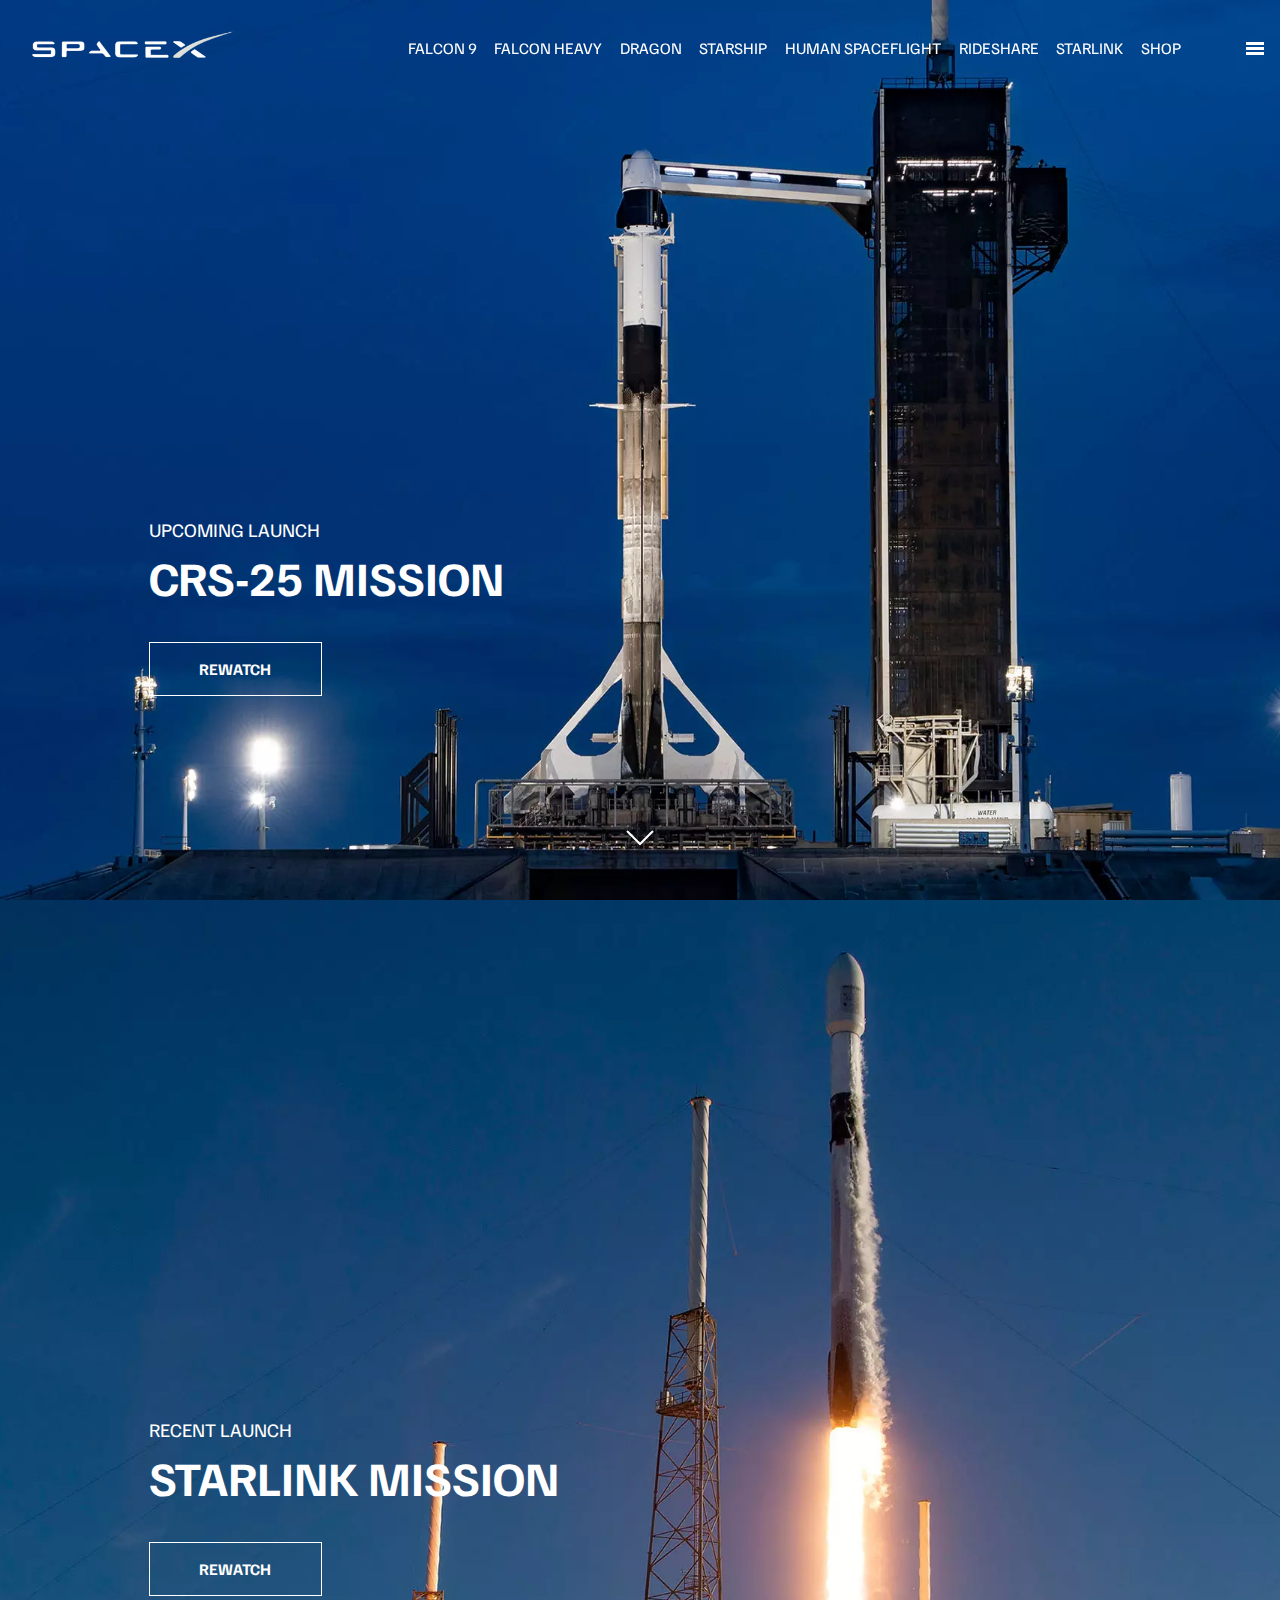
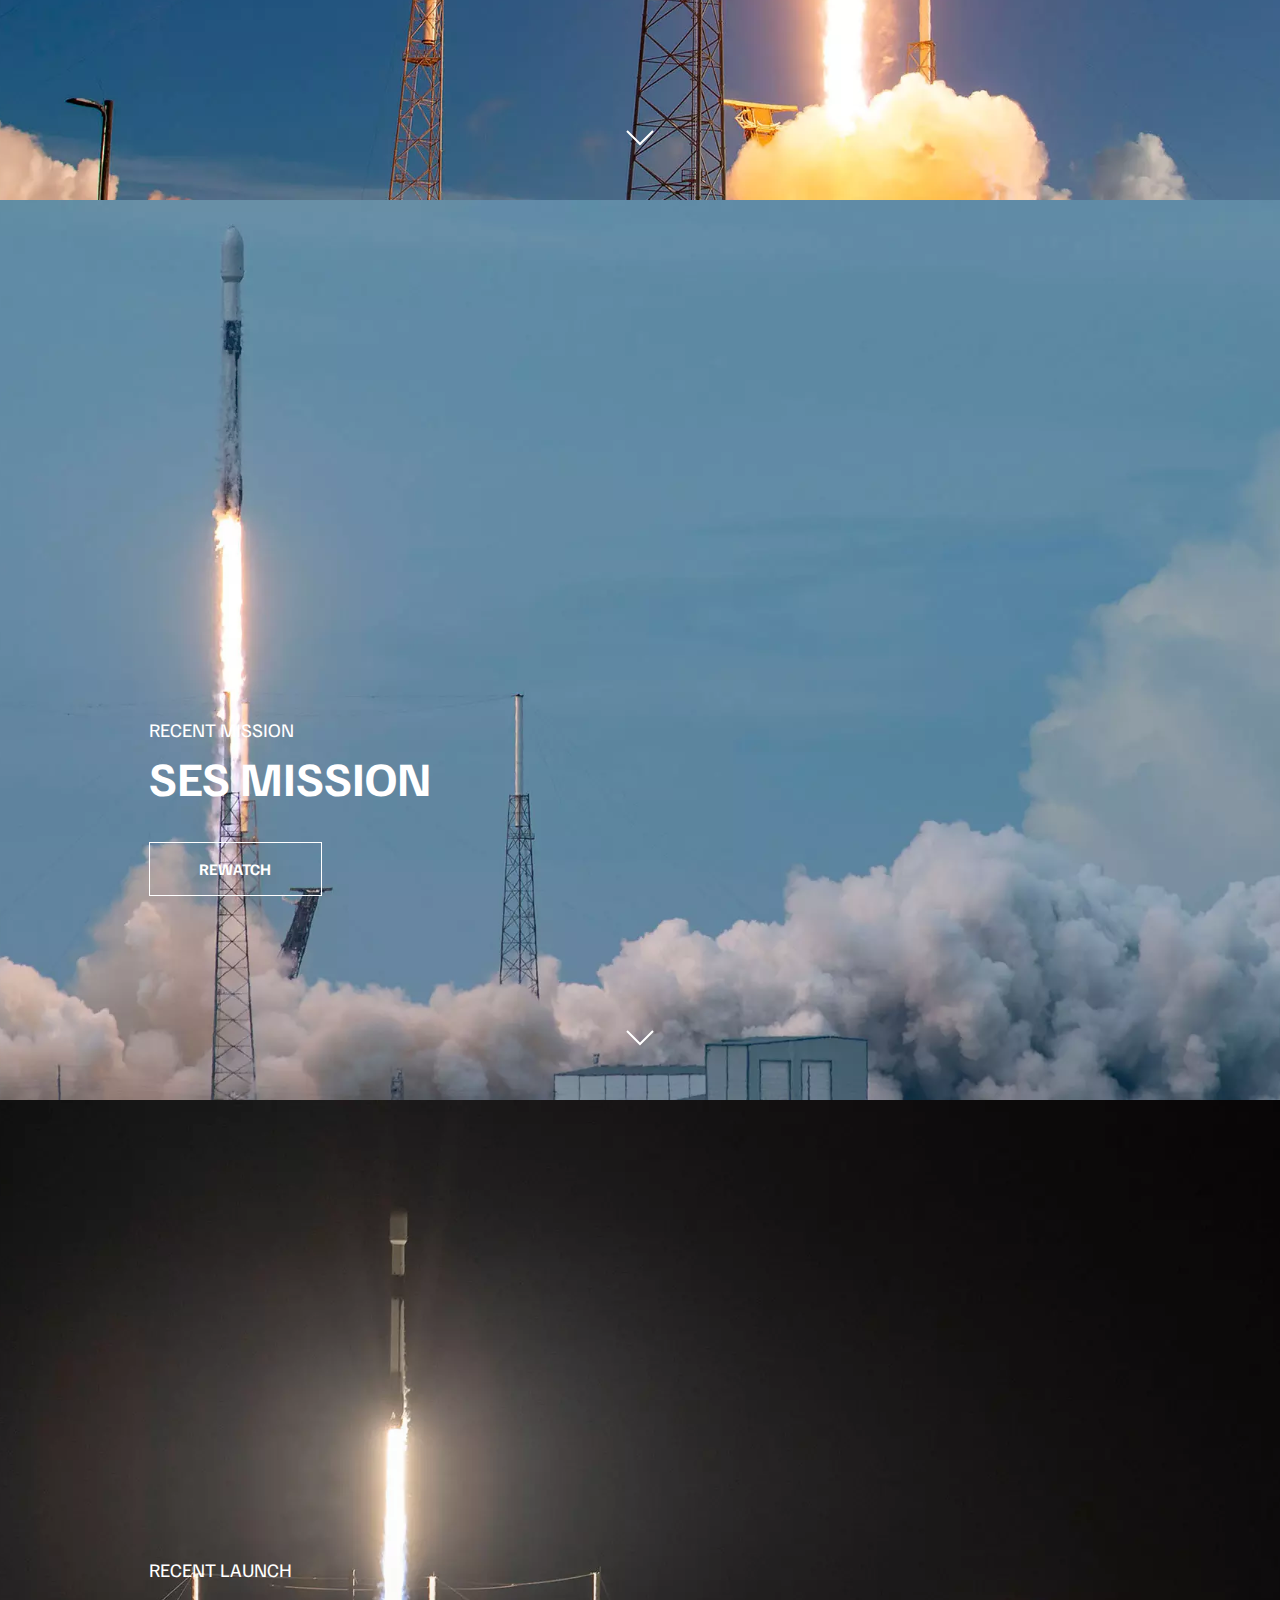
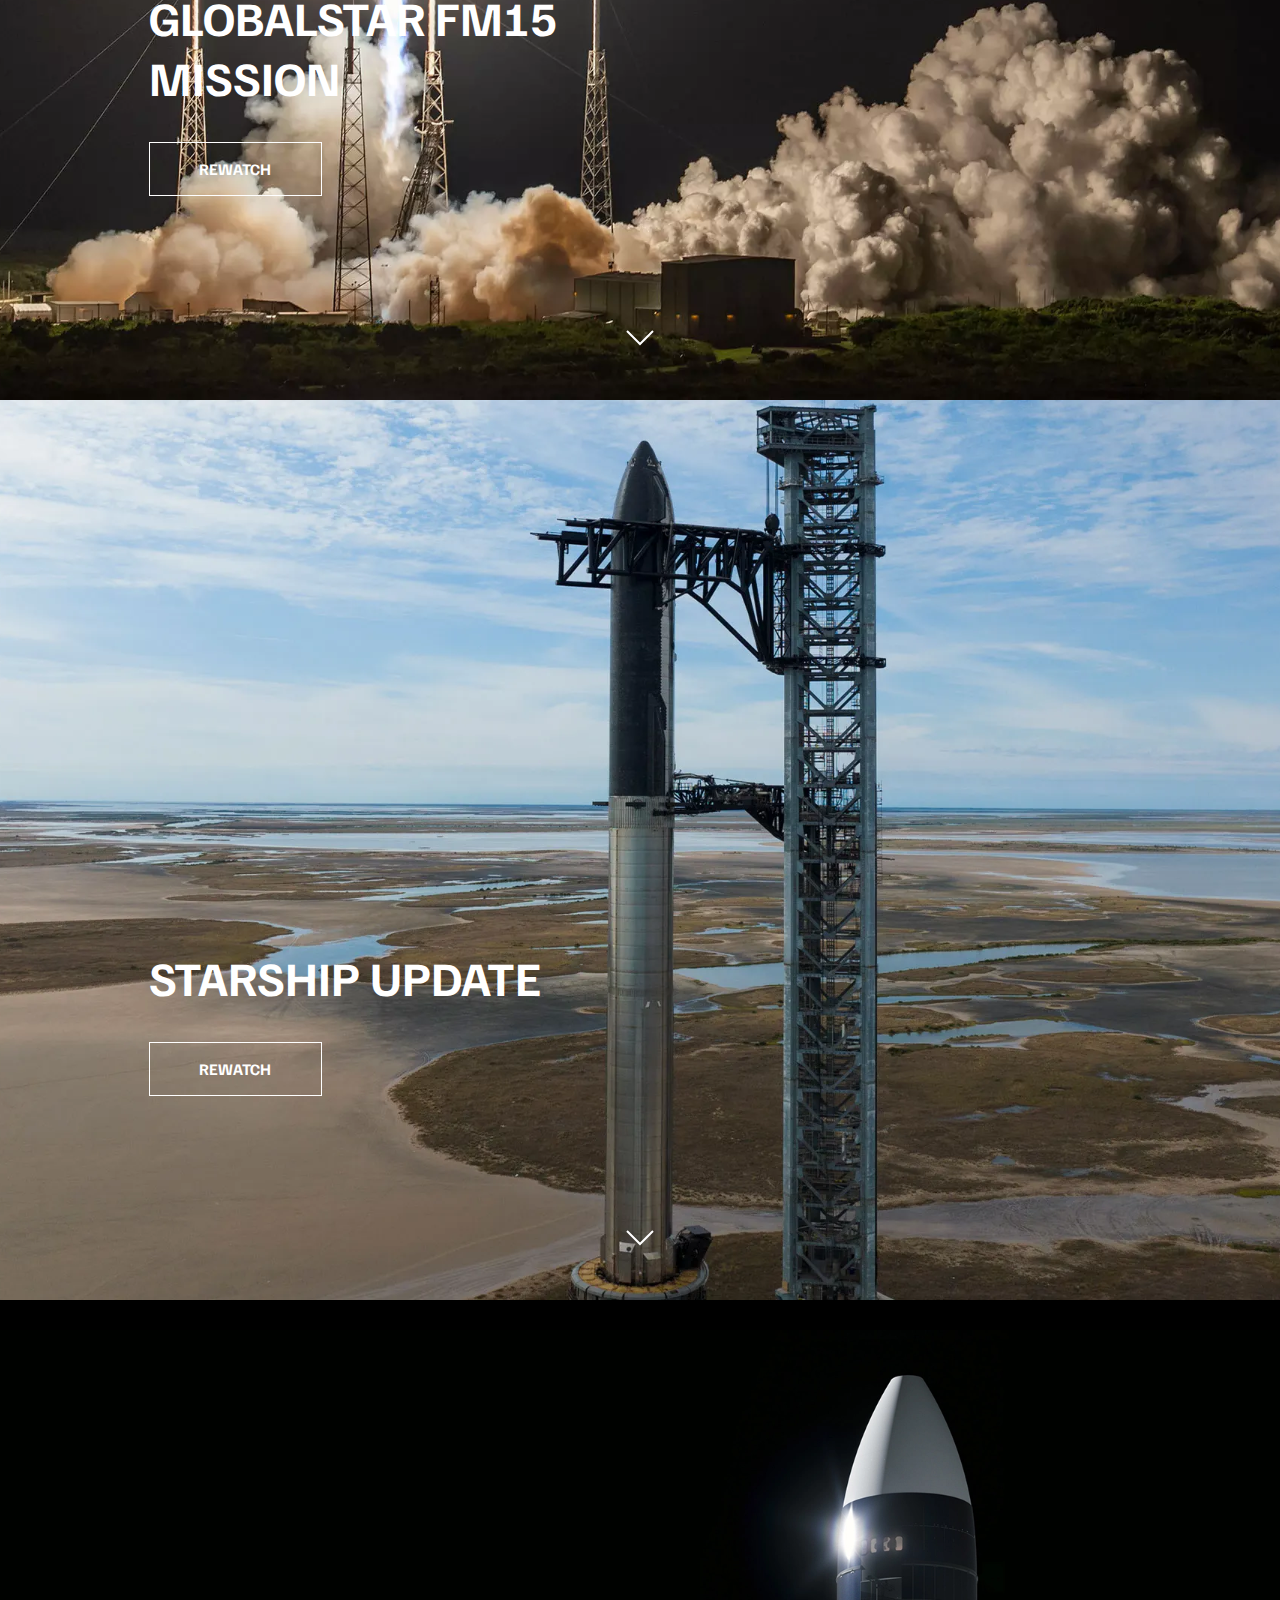
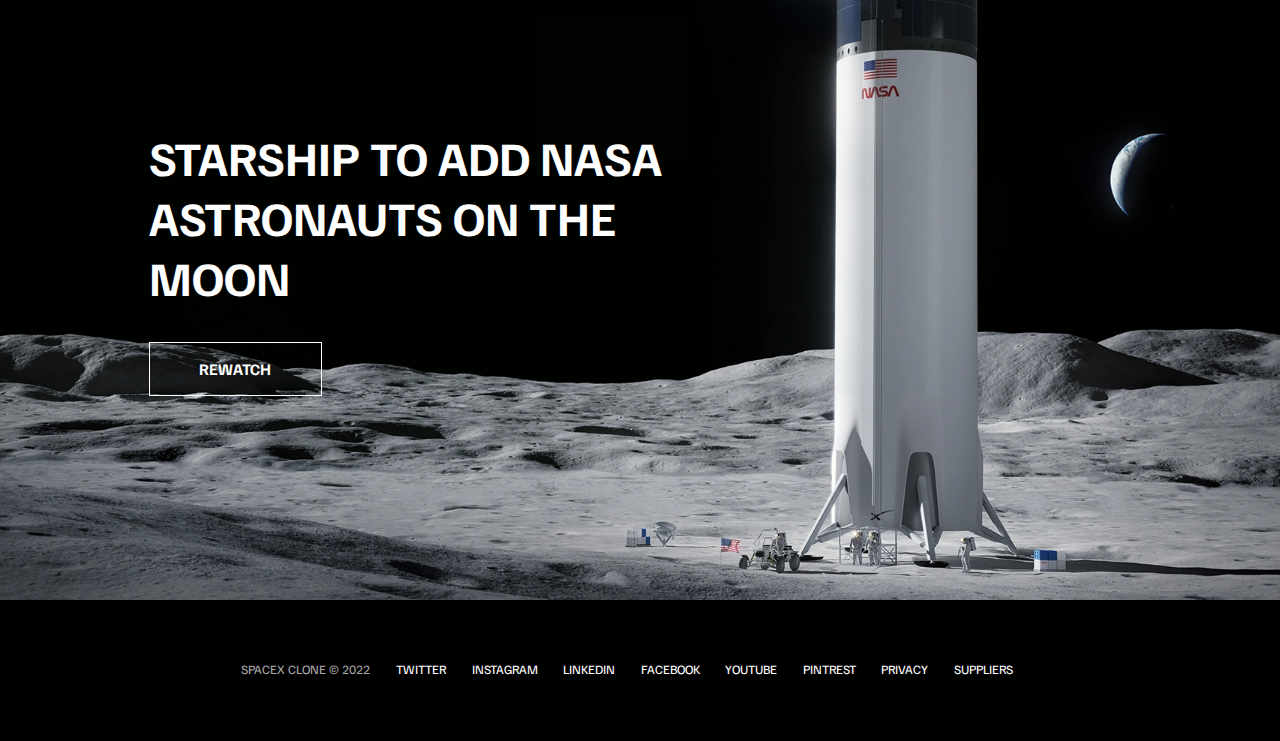
<file: index.html>
<!DOCTYPE html>
<html lang="en">
  <head>
    <meta charset="UTF-8" />
    <meta http-equiv="X-UA-Compatible" content="IE=edge" />
    <meta name="viewport" content="width=device-width, initial-scale=1.0" />
    <link rel="stylesheet" href="styles.css" />
    <title>Space X</title>
  </head>
  <body>
    <!-- DARK OVERLAY -->
    <div id="overlay"></div>

    <div id="mobile-menu" class="mobile-main-menu">
      <ul>
        <li><a href="#">Mission</a></li>
        <li><a href="#">Launches</a></li>
        <li><a href="#">Careers</a></li>
        <li><a href="#">Updates</a></li>
        <li><a href="#">Shop</a></li>

        <li class="mobile-only"><a href="falcon9.html">Falcon 9</a></li>
        <li class="mobile-only">
          <a href="falcon-heavy.html">Falcon Heavy</a>
        </li>
        <li class="mobile-only"><a href="dragon.html">Dragon</a></li>
        <li class="mobile-only"><a href="#">Starship</a></li>
        <li class="mobile-only"><a href="#">Human Spaceflight </a></li>
        <li class="mobile-only"><a href="#">Rideshare</a></li>
        <li class="mobile-only"><a href="#">Starlink</a></li>
      </ul>
    </div>

    <!-- NAV -->
    <header class="main-header">
      <div class="logo">
        <a href="index.html">
          <img class="logo-img" src="./assets/logo.png" alt="logo" />
        </a>
      </div>

      <nav class="desktop-main-menu">
        <ul>
          <li><a href="falcon9.html">Falcon 9</a></li>
          <li><a href="falcon-heavy.html">Falcon Heavy</a></li>
          <li><a href="dragon.html">Dragon</a></li>
          <li><a href="#">Starship</a></li>
          <li><a href="#">Human Spaceflight </a></li>
          <li><a href="#">Rideshare</a></li>
          <li><a href="#">Starlink</a></li>
          <li><a href="#">Shop</a></li>
        </ul>
      </nav>
    </header>

    <!-- HAMBURGER MENU -->
    <button id="menu-btn" class="hamburger" type="button">
      <span class="hamburger-top"></span>
      <span class="hamburger-middle"></span>
      <span class="hamburger-bottom"></span>
    </button>

    <!-- SECTION A -->
    <section class="section-a">
      <div class="section-inner">
        <h4>Upcoming Launch</h4>
        <h2>CRS-25 Mission</h2>
        <a href="#" class="btn">
          <div class="hover"></div>
          <span>Rewatch</span>
        </a>
      </div>

      <div class="scroll-arrow">
        <svg width="30px" height="20px">
          <path
            stroke="#ffffff"
            fill="none"
            stroke-width="2px"
            d="M2.000,5.000 L15.000,18.000 L28.000,5.000 "
          ></path>
        </svg>
      </div>
    </section>

    <!-- SECTION B -->
    <section class="section-b">
      <div class="section-inner">
        <h4>Recent Launch</h4>
        <h2>Starlink Mission</h2>
        <a href="#" class="btn">
          <div class="hover"></div>
          <span>Rewatch</span>
        </a>
      </div>

      <div class="scroll-arrow">
        <svg width="30px" height="20px">
          <path
            stroke="#ffffff"
            fill="none"
            stroke-width="2px"
            d="M2.000,5.000 L15.000,18.000 L28.000,5.000 "
          ></path>
        </svg>
      </div>
    </section>

    <!-- SECTION C -->
    <section class="section-c">
      <div class="section-inner">
        <h4>Recent Mission</h4>
        <h2>SES Mission</h2>
        <a href="#" class="btn">
          <div class="hover"></div>
          <span>Rewatch</span>
        </a>
      </div>

      <div class="scroll-arrow">
        <svg width="30px" height="20px">
          <path
            stroke="#ffffff"
            fill="none"
            stroke-width="2px"
            d="M2.000,5.000 L15.000,18.000 L28.000,5.000 "
          ></path>
        </svg>
      </div>
    </section>

    <!-- SECTION D -->
    <section class="section-d">
      <div class="section-inner">
        <h4>Recent Launch</h4>
        <h2>Globalstar FM15 Mission</h2>
        <a href="#" class="btn">
          <div class="hover"></div>
          <span>Rewatch</span>
        </a>
      </div>

      <div class="scroll-arrow">
        <svg width="30px" height="20px">
          <path
            stroke="#ffffff"
            fill="none"
            stroke-width="2px"
            d="M2.000,5.000 L15.000,18.000 L28.000,5.000 "
          ></path>
        </svg>
      </div>
    </section>

    <!-- SECTION e -->
    <section class="section-e">
      <div class="section-inner">
        <h2>Starship Update</h2>
        <a href="#" class="btn">
          <div class="hover"></div>
          <span>Rewatch</span>
        </a>
      </div>

      <div class="scroll-arrow">
        <svg width="30px" height="20px">
          <path
            stroke="#ffffff"
            fill="none"
            stroke-width="2px"
            d="M2.000,5.000 L15.000,18.000 L28.000,5.000 "
          ></path>
        </svg>
      </div>
    </section>

    <!-- SECTION F -->
    <section class="section-f">
      <div class="section-inner">
        <h2>Starship to add NASA astronauts on the moon</h2>
        <a href="#" class="btn">
          <div class="hover"></div>
          <span>Rewatch</span>
        </a>
      </div>
    </section>

    <footer>
      <ul>
        <li>SpaceX Clone &copy; 2022</li>
        <li><a href="#">Twitter</a></li>
        <li><a href="#">Instagram</a></li>
        <li><a href="#">LinkedIn</a></li>
        <li><a href="#">Facebook</a></li>
        <li><a href="#">YouTube</a></li>
        <li><a href="#">Pintrest</a></li>
        <li><a href="#">Privacy</a></li>
        <li><a href="#">Suppliers</a></li>
      </ul>
    </footer>
    <script src="app.js"></script>
  </body>
</html>
</file>
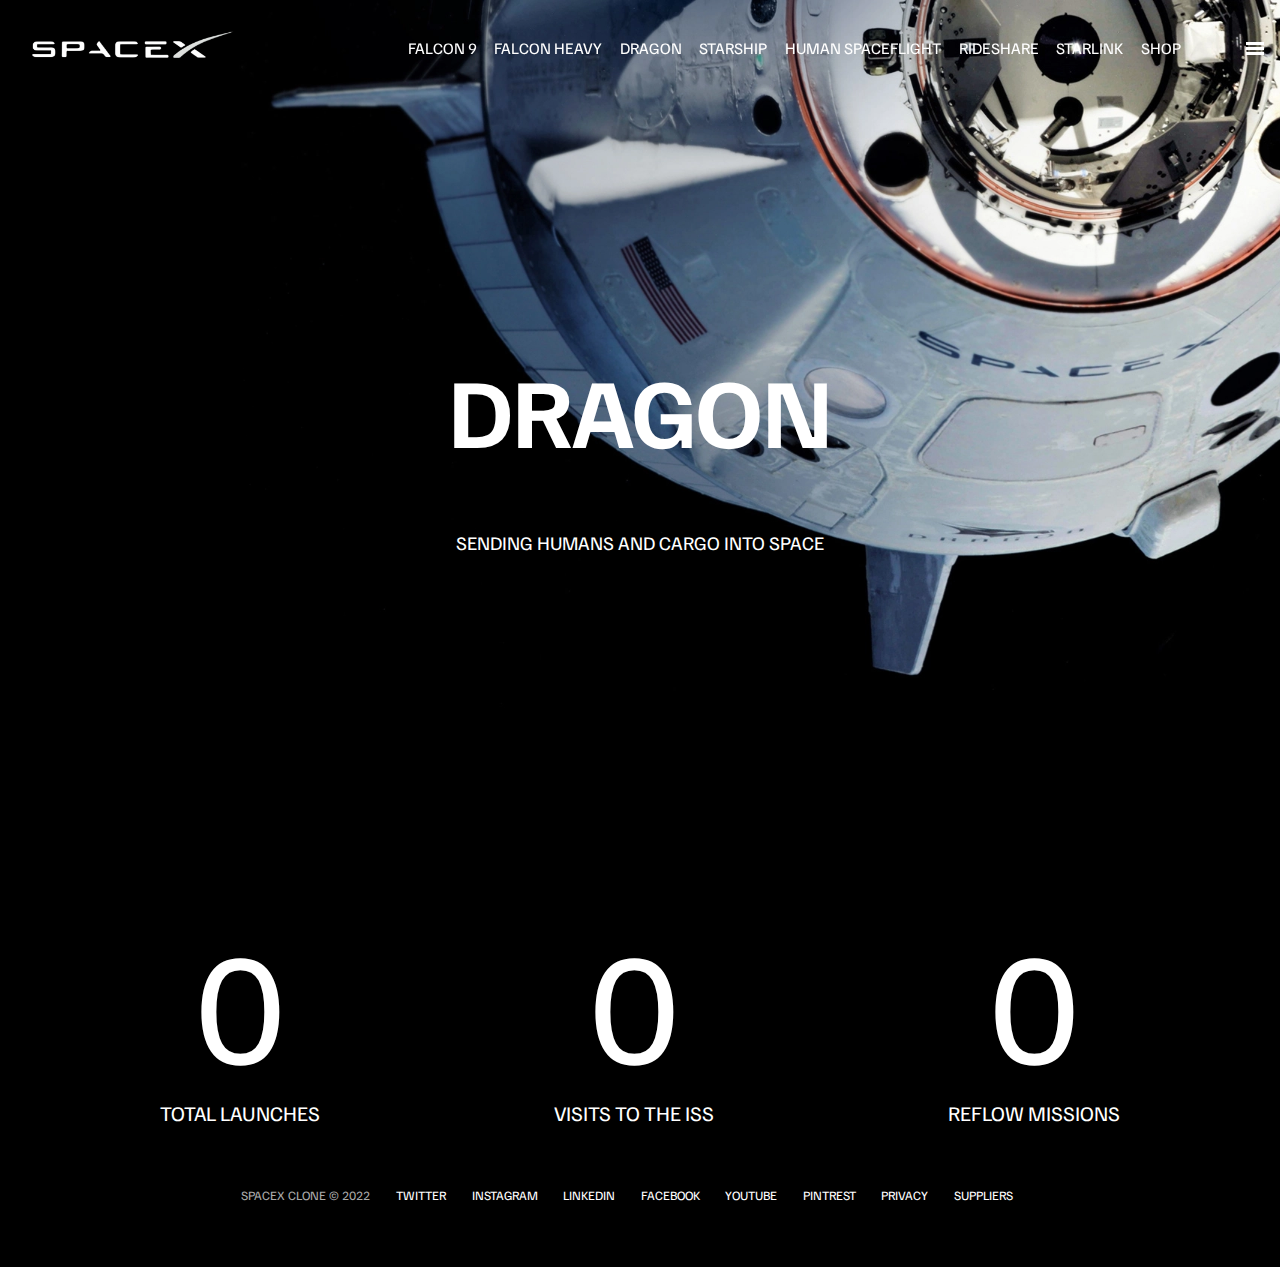
<file: dragon.html>
<!DOCTYPE html>
<html lang="en">
  <head>
    <meta charset="UTF-8" />
    <meta http-equiv="X-UA-Compatible" content="IE=edge" />
    <meta name="viewport" content="width=device-width, initial-scale=1.0" />
    <link rel="stylesheet" href="styles.css" />
    <title>Space X - Dragon</title>
  </head>
  <body>
    <!-- DARK OVERLAY -->
    <div id="overlay"></div>

    <div id="mobile-menu" class="mobile-main-menu">
      <ul>
        <li><a href="#">Mission</a></li>
        <li><a href="#">Launches</a></li>
        <li><a href="#">Careers</a></li>
        <li><a href="#">Updates</a></li>
        <li><a href="#">Shop</a></li>

        <li class="mobile-only"><a href="falcon9.html">Falcon 9</a></li>
        <li class="mobile-only">
          <a href="falcon-heavy.html">Falcon Heavy</a>
        </li>
        <li class="mobile-only"><a href="dragon.html">Dragon</a></li>
        <li class="mobile-only"><a href="#">Starship</a></li>
        <li class="mobile-only"><a href="#">Human Spaceflight </a></li>
        <li class="mobile-only"><a href="#">Rideshare</a></li>
        <li class="mobile-only"><a href="#">Starlink</a></li>
      </ul>
    </div>

    <!-- NAV -->
    <header class="main-header">
      <div class="logo">
        <a href="index.html">
          <img class="logo-img" src="./assets/logo.png" alt="logo" />
        </a>
      </div>

      <nav class="desktop-main-menu">
        <ul>
          <li><a href="falcon9.html">Falcon 9</a></li>
          <li><a href="falcon-heavy.html">Falcon Heavy</a></li>
          <li><a href="dragon.html">Dragon</a></li>
          <li><a href="#">Starship</a></li>
          <li><a href="#">Human Spaceflight </a></li>
          <li><a href="#">Rideshare</a></li>
          <li><a href="#">Starlink</a></li>
          <li><a href="#">Shop</a></li>
        </ul>
      </nav>
    </header>

    <!-- HAMBURGER MENU -->
    <button id="menu-btn" class="hamburger" type="button">
      <span class="hamburger-top"></span>
      <span class="hamburger-middle"></span>
      <span class="hamburger-bottom"></span>
    </button>

    <!-- SECTION ANIMATE -->

    <section class="section-animate bg-dragon"></section>

    <div class="section-inner-center">
      <h3 class="falcon-title">Dragon</h3>
      <p class="falcon-p">Sending humans and cargo into space</p>
    </div>

    <div class="stats">
      <div class="inner-stats">
        <span class="counter" data-target="35">0</span>
        <h4 class="stats-title">Total Launches</h4>
      </div>

      <div class="inner-stats">
        <span class="counter" data-target="32">0</span>
        <h4 class="stats-title">Visits to the ISS</h4>
      </div>

      <div class="inner-stats">
        <span class="counter" data-target="15">0</span>
        <h4 class="stats-title">Reflow Missions</h4>
      </div>
    </div>

    <footer>
      <ul>
        <li>SpaceX Clone &copy; 2022</li>
        <li><a href="#">Twitter</a></li>
        <li><a href="#">Instagram</a></li>
        <li><a href="#">LinkedIn</a></li>
        <li><a href="#">Facebook</a></li>
        <li><a href="#">YouTube</a></li>
        <li><a href="#">Pintrest</a></li>
        <li><a href="#">Privacy</a></li>
        <li><a href="#">Suppliers</a></li>
      </ul>
    </footer>
    <script src="app.js"></script>
  </body>
</html>
</file>
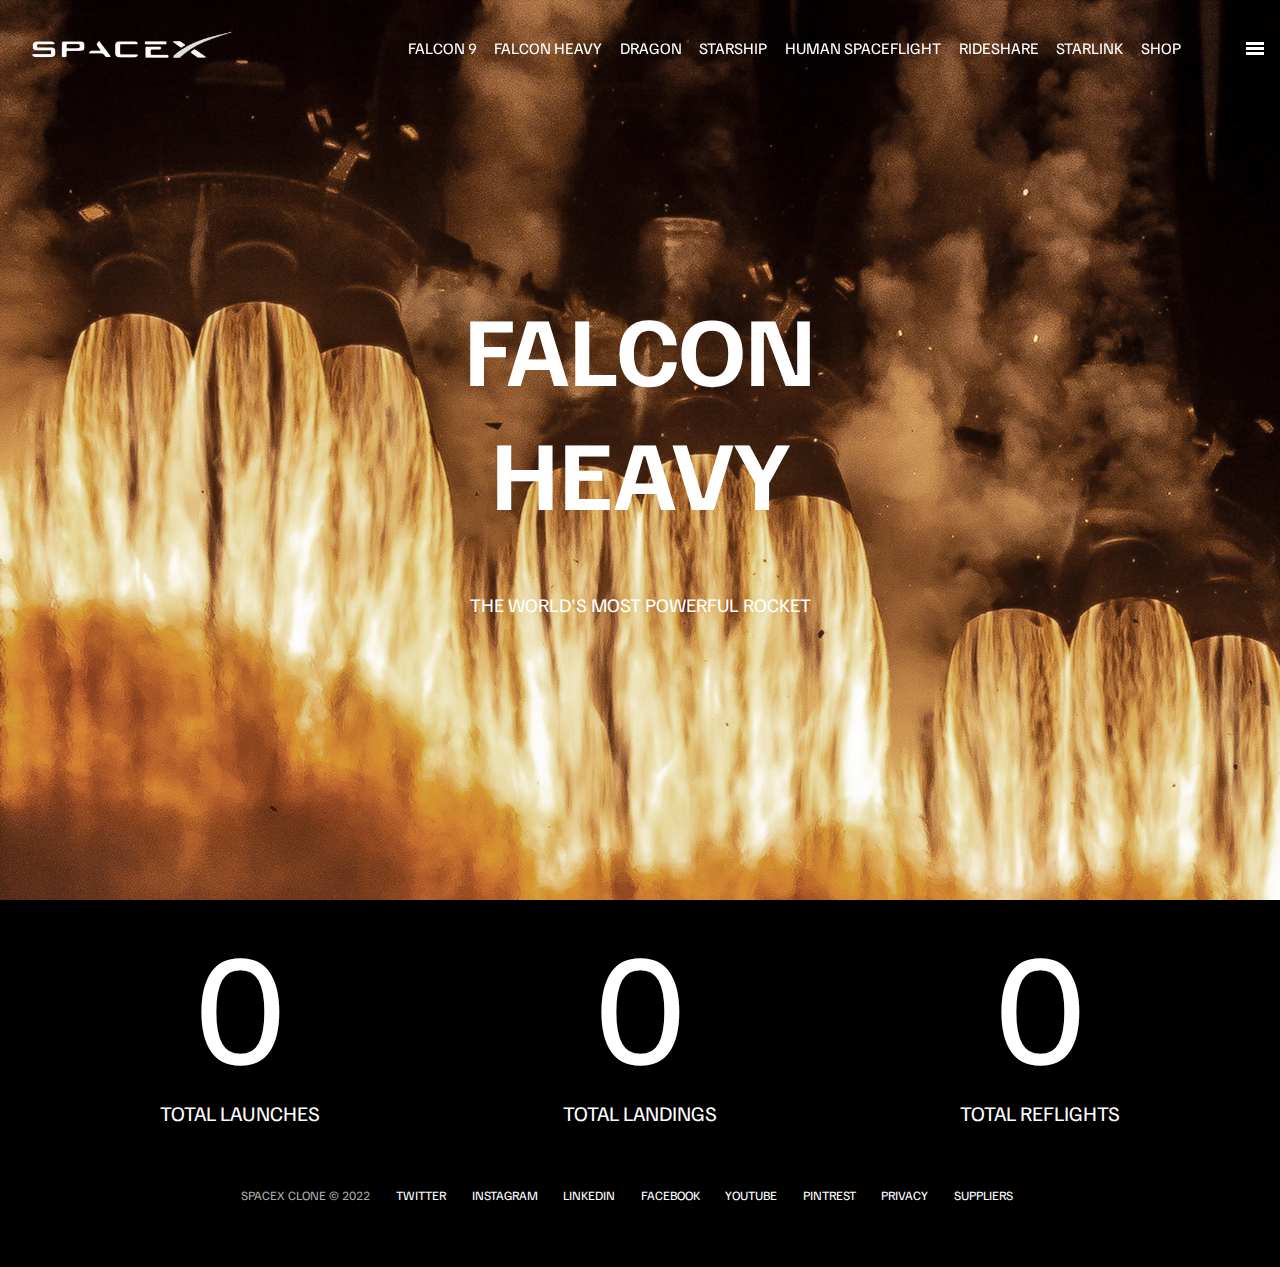
<file: falcon-heavy.html>
<!DOCTYPE html>
<html lang="en">
  <head>
    <meta charset="UTF-8" />
    <meta http-equiv="X-UA-Compatible" content="IE=edge" />
    <meta name="viewport" content="width=device-width, initial-scale=1.0" />
    <link rel="stylesheet" href="styles.css" />
    <title>Space X - Falcon Heavy</title>
  </head>
  <body>
    <!-- DARK OVERLAY -->
    <div id="overlay"></div>

    <div id="mobile-menu" class="mobile-main-menu">
      <ul>
        <li><a href="#">Mission</a></li>
        <li><a href="#">Launches</a></li>
        <li><a href="#">Careers</a></li>
        <li><a href="#">Updates</a></li>
        <li><a href="#">Shop</a></li>

        <li class="mobile-only"><a href="falcon9.html">Falcon 9</a></li>
        <li class="mobile-only">
          <a href="falcon-heavy.html">Falcon Heavy</a>
        </li>
        <li class="mobile-only"><a href="dragon.html">Dragon</a></li>
        <li class="mobile-only"><a href="#">Starship</a></li>
        <li class="mobile-only"><a href="#">Human Spaceflight </a></li>
        <li class="mobile-only"><a href="#">Rideshare</a></li>
        <li class="mobile-only"><a href="#">Starlink</a></li>
      </ul>
    </div>

    <!-- NAV -->
    <header class="main-header">
      <div class="logo">
        <a href="index.html">
          <img class="logo-img" src="./assets/logo.png" alt="logo" />
        </a>
      </div>

      <nav class="desktop-main-menu">
        <ul>
          <li><a href="falcon9.html">Falcon 9</a></li>
          <li><a href="falcon-heavy.html">Falcon Heavy</a></li>
          <li><a href="dragon.html">Dragon</a></li>
          <li><a href="#">Starship</a></li>
          <li><a href="#">Human Spaceflight </a></li>
          <li><a href="#">Rideshare</a></li>
          <li><a href="#">Starlink</a></li>
          <li><a href="#">Shop</a></li>
        </ul>
      </nav>
    </header>

    <!-- HAMBURGER MENU -->
    <button id="menu-btn" class="hamburger" type="button">
      <span class="hamburger-top"></span>
      <span class="hamburger-middle"></span>
      <span class="hamburger-bottom"></span>
    </button>

    <!-- SECTION ANIMATE -->

    <section class="section-animate bg-falcon-heavy"></section>

    <div class="section-inner-center">
      <h3 class="falcon-title">Falcon Heavy</h3>
      <p class="falcon-p">The world's most powerful rocket</p>
    </div>

    <div class="stats">
      <div class="inner-stats">
        <span class="counter" data-target="3">0</span>
        <h4 class="stats-title">Total Launches</h4>
      </div>

      <div class="inner-stats">
        <span class="counter" data-target="7">0</span>
        <h4 class="stats-title">Total Landings</h4>
      </div>

      <div class="inner-stats">
        <span class="counter" data-target="4">0</span>
        <h4 class="stats-title">Total Reflights</h4>
      </div>
    </div>

    <footer>
      <ul>
        <li>SpaceX Clone &copy; 2022</li>
        <li><a href="#">Twitter</a></li>
        <li><a href="#">Instagram</a></li>
        <li><a href="#">LinkedIn</a></li>
        <li><a href="#">Facebook</a></li>
        <li><a href="#">YouTube</a></li>
        <li><a href="#">Pintrest</a></li>
        <li><a href="#">Privacy</a></li>
        <li><a href="#">Suppliers</a></li>
      </ul>
    </footer>
    <script src="app.js"></script>
  </body>
</html>
</file>
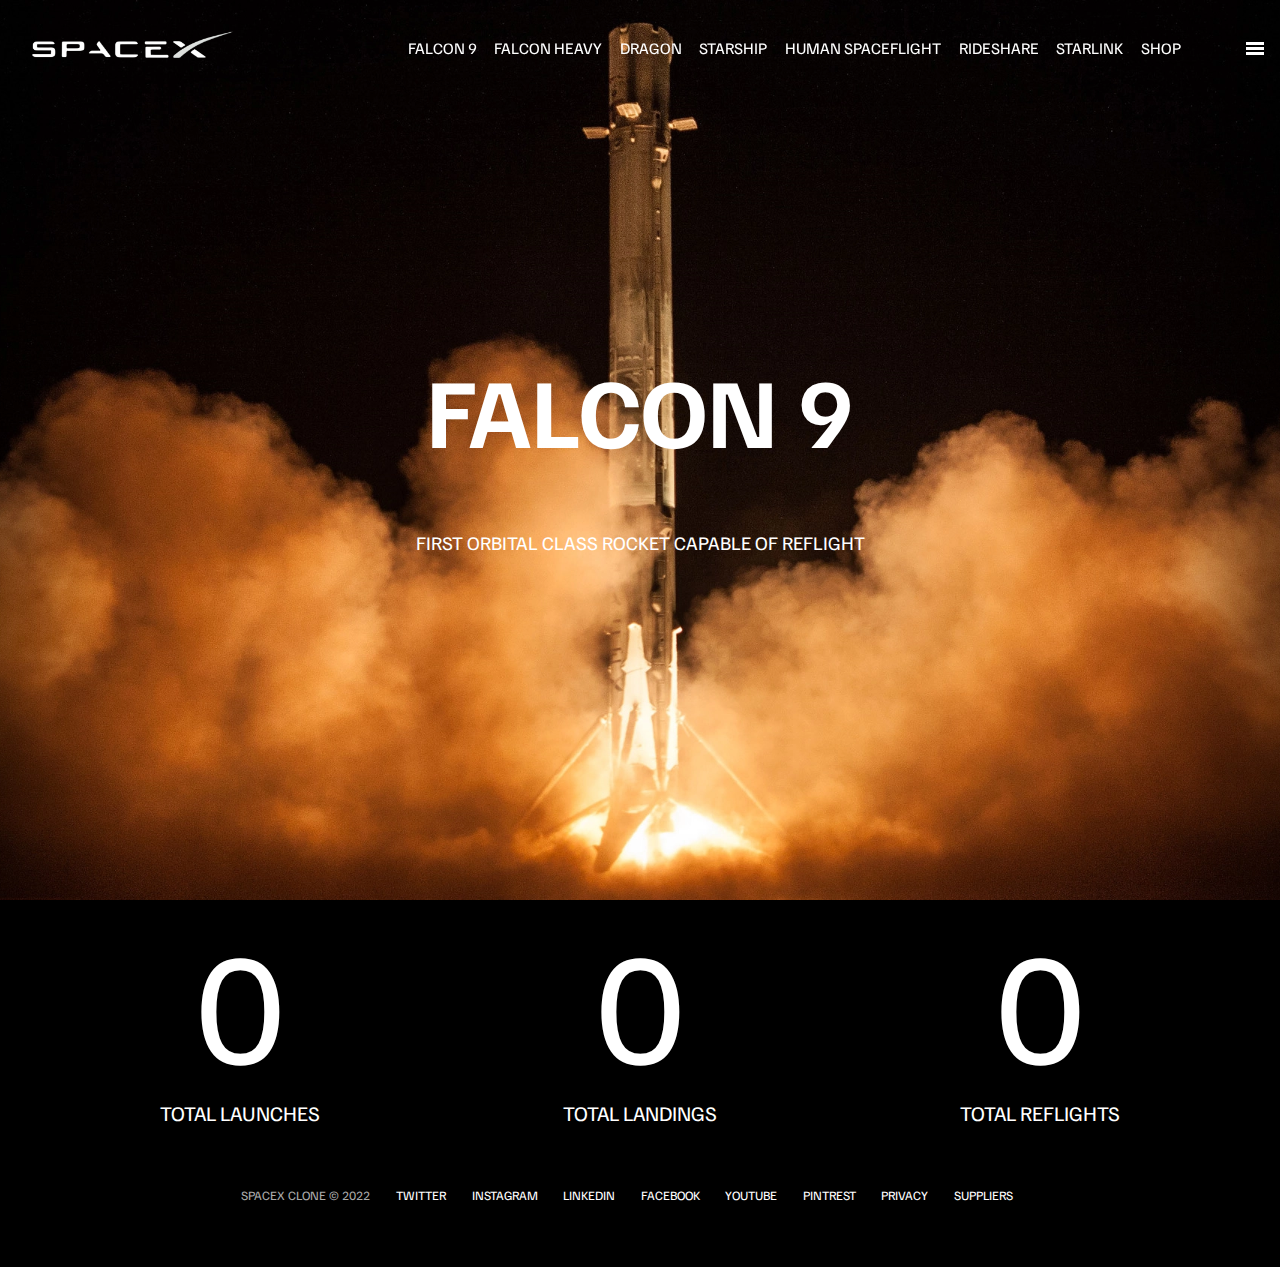
<file: falcon9.html>
<!DOCTYPE html>
<html lang="en">
  <head>
    <meta charset="UTF-8" />
    <meta http-equiv="X-UA-Compatible" content="IE=edge" />
    <meta name="viewport" content="width=device-width, initial-scale=1.0" />
    <link rel="stylesheet" href="styles.css" />
    <title>Space X - Falcon 9</title>
  </head>
  <body>
    <!-- DARK OVERLAY -->
    <div id="overlay"></div>

    <div id="mobile-menu" class="mobile-main-menu">
      <ul>
        <li><a href="#">Mission</a></li>
        <li><a href="#">Launches</a></li>
        <li><a href="#">Careers</a></li>
        <li><a href="#">Updates</a></li>
        <li><a href="#">Shop</a></li>

        <li class="mobile-only"><a href="falcon9.html">Falcon 9</a></li>
        <li class="mobile-only">
          <a href="falcon-heavy.html">Falcon Heavy</a>
        </li>
        <li class="mobile-only"><a href="dragon.html">Dragon</a></li>
        <li class="mobile-only"><a href="#">Starship</a></li>
        <li class="mobile-only"><a href="#">Human Spaceflight </a></li>
        <li class="mobile-only"><a href="#">Rideshare</a></li>
        <li class="mobile-only"><a href="#">Starlink</a></li>
      </ul>
    </div>

    <!-- NAV -->
    <header class="main-header">
      <div class="logo">
        <a href="index.html">
          <img class="logo-img" src="./assets/logo.png" alt="logo" />
        </a>
      </div>

      <nav class="desktop-main-menu">
        <ul>
          <li><a href="falcon9.html">Falcon 9</a></li>
          <li><a href="falcon-heavy.html">Falcon Heavy</a></li>
          <li><a href="dragon.html">Dragon</a></li>
          <li><a href="#">Starship</a></li>
          <li><a href="#">Human Spaceflight </a></li>
          <li><a href="#">Rideshare</a></li>
          <li><a href="#">Starlink</a></li>
          <li><a href="#">Shop</a></li>
        </ul>
      </nav>
    </header>

    <!-- HAMBURGER MENU -->
    <button id="menu-btn" class="hamburger" type="button">
      <span class="hamburger-top"></span>
      <span class="hamburger-middle"></span>
      <span class="hamburger-bottom"></span>
    </button>

    <!-- SECTION ANIMATE -->

    <section class="section-animate bg-falcon-9"></section>

    <div class="section-inner-center">
      <h3 class="falcon-title">Falcon 9</h3>
      <p class="falcon-p">First orbital class rocket capable of reflight</p>
    </div>

    <div class="stats">
      <div class="inner-stats">
        <span class="counter" data-target="3">0</span>
        <h4 class="stats-title">Total Launches</h4>
      </div>

      <div class="inner-stats">
        <span class="counter" data-target="7">0</span>
        <h4 class="stats-title">Total Landings</h4>
      </div>

      <div class="inner-stats">
        <span class="counter" data-target="4">0</span>
        <h4 class="stats-title">Total Reflights</h4>
      </div>
    </div>

    <footer>
      <ul>
        <li>SpaceX Clone &copy; 2022</li>
        <li><a href="#">Twitter</a></li>
        <li><a href="#">Instagram</a></li>
        <li><a href="#">LinkedIn</a></li>
        <li><a href="#">Facebook</a></li>
        <li><a href="#">YouTube</a></li>
        <li><a href="#">Pintrest</a></li>
        <li><a href="#">Privacy</a></li>
        <li><a href="#">Suppliers</a></li>
      </ul>
    </footer>
    <script src="app.js"></script>
  </body>
</html>
</file>
<file: styles.css>
@import url("https://fonts.googleapis.com/css2?family=Familjen+Grotesk:wght@400;600;700&display=swap");
* {
  padding: 0;
  margin: 0;
  box-sizing: border-box;
  font-family: "Familjen Grotesk", sans-serif;
  color: #fff;
}

body {
  background: #000;
  color: #fff;
}

a {
  text-decoration: none;
}

ul {
  list-style: none;
}

/* BACKGROUND-IMAGES */
.section-a {
  background-image: url("./assets/section-a.webp");
}

.section-b {
  background-image: url("./assets/section-b.webp");
}

.section-c {
  background-image: url("./assets/section-c.webp");
}

.section-d {
  background-image: url("./assets/section-d.webp");
}

.section-e {
  background-image: url("./assets/section-e.webp");
}

.section-f {
  background-image: url("./assets/section-f.webp");
}

/* NAV */
.main-header {
  padding: 0 2em;
  position: fixed;
  top: 0;
  left: 0;
  width: 100%;
  z-index: 3;
  display: flex;
  justify-content: space-between;
  align-items: center;
  text-transform: uppercase;
  height: 6.2rem;
}

/* MOBILE MENU  */
/* HAMBURGER MENU */
.hamburger {
  width: 1rem;
  position: fixed;
  top: 2.6rem;
  right: 1.1rem;
  z-index: 10;
  background: none;
  border: none;
  cursor: pointer;
}

.hamburger-top,
.hamburger-middle,
.hamburger-bottom {
  width: 1.1rem;
  height: 0.2rem;
  position: absolute;
  top: 0;
  left: 0;
  transition: all 0.5s;
  background: #fff;
}

.hamburger-middle {
  transform: translateY(5px);
}

.hamburger-bottom {
  transform: translateY(10px);
}

/* HAMBURGER MODAL */
.open {
  transform: rotate(90deg);
}

.open .hamburger-top {
  transform: rotate(45deg) translateY(6px) translateX(6px);
}

.open .hamburger-middle {
  display: none;
}

.open .hamburger-bottom {
  transform: rotate(-45deg) translateY(6px) translateX(-6px);
}

/* OVERLAY */
.overlay-show {
  width: 100%;
  height: 100%;
  position: fixed;
  top: 0;
  left: 0;
  background-color: rgba(0, 0, 0, 0.5);
  z-index: 3;
}

/* OPEN MODAL THAT STOPS BODY SCROLL */
.stop-scrolling {
  overflow: hidden;
}

/* MOBILE ONLY MENU */
.mobile-only {
  display: none;
}

/* MOBILE MENU CONTENT */
.mobile-main-menu {
  width: 21.8rem;
  height: 100%;
  position: fixed;
  display: flex;
  justify-content: center;
  top: 0;
  right: 0;
  background: #000;
  transform: translateX(100%);
  transform: transition 0.6s cubic-bezier(0.19, 1, 0.22, 1);
  z-index: 4;
}

.mobile-main-menu > ul {
  width: 100%;
  padding: 3em;
  margin-top: 5em;
  display: flex;
  flex-direction: column;
  align-items: end;
}

.mobile-main-menu > ul > li {
  width: 100%;
  padding-bottom: 0.5em;
  margin-bottom: 1.1em;
  font-size: 1.1rem;
  text-transform: uppercase;
  text-align: right;
  border-bottom: 0.1rem solid #555;
}

.mobile-only > a {
  color: #fff;
  transition: color 0.6s;
}

.mobile-only > a:hover {
  color: #aaa;
}

/* DISPLAY MOBILE MENU */
.show-menu {
  transform: translateX(0);
}
/* END OF MOBILE-CSS */

/* LOGO */
.logo {
  width: 13rem;
  height: auto;
}

.logo-img {
  width: 100%;
  height: auto;
  display: block;
}

/* DESKTOP MENU */
.desktop-main-menu {
  margin-right: 3.1em;
}

.desktop-main-menu > ul {
  display: flex;
}

.desktop-main-menu > ul > li {
  padding-bottom: 0.2em;
  margin-right: 1.1em;
  position: relative;
}

/* MENU ITEM BOTTOM BORDER */
.desktop-main-menu > ul > li > a::after {
  content: "";
  position: absolute;
  bottom: 0;
  left: 0;
  width: 100%;
  height: 0.1em;
  background: #fff;
  transform: scaleX(0);
  transition: transform 0.6s cubic-bezier(0.19, 1, 0.22, 1);
  transform-origin: right center;
}

.desktop-main-menu > ul > li > a:hover::after {
  transform: scaleX(1);
  transform-origin: left center;
  transition-duration: 0.4s;
}

/* SECTIONS  */
section {
  position: relative;
  height: 100vh;
  background-position: center center;
  background-repeat: no-repeat;
  background-size: cover;
  text-transform: uppercase;
}

/* SECTION A */

.section-inner {
  max-width: 35rem;
  position: absolute;
  bottom: 12.5rem;
  left: 9.3rem;
}

.section-inner > h4 {
  margin-bottom: 0.3em;
  font-size: 1.2rem;
  font-weight: 300;
  animation: fadeInUp 0.5s ease-in-out;
}

.section-inner > h2 {
  margin-bottom: 0.6em;
  font-size: 3rem;
  font-weight: 700;
  animation: fadeInUp 0.5s ease-in-out 0.2s;
  animation-fill-mode: both;
}

.section-inner > a {
  animation: fadeInUp 0.5s ease-in-out 0.4s;
  animation-fill-mode: both;
}

/* BUTTON CODE */
.btn {
  min-width: 8.1rem;
  padding: 1em 3.1em;
  margin-top: 0.4em;
  position: relative;
  display: inline-block;
  cursor: pointer;
  text-align: center;
  text-transform: uppercase;
  font-weight: bold;
  overflow: hidden;
  z-index: 2;
  border: 0.1rem solid #fff;
}

.btn:hover > span {
  color: #000;
}

.btn .hover {
  width: 100%;
  height: 100%;
  position: absolute;
  top: 0;
  left: 0;
  background-color: #fff;
  color: #000;
  z-index: -1;
  transform: translateY(100%);
}

.btn:hover .hover {
  transform: translateY(0);
  transition: transform 0.6s cubic-bezier(0.19, 1, 0.22, 1);
}

.scroll-arrow {
  position: absolute;
  bottom: 3.1rem;
  left: 50%;
  transform: translateX(-50%);
  animation: fadeBounce 2.5s infinite;
}

/* FOOTER */
footer {
  padding: 3.4em 0;
  position: relative;
}

footer > ul {
  display: flex;
  justify-content: center;
  align-items: center;
  flex-wrap: wrap;
}

footer > ul > li {
  margin-right: 2em;
  color: #aaa;
  text-transform: uppercase;
  font-size: 0.8rem;
  line-height: 2.5;
}

footer > ul > li > a {
  color: #fff;
  transition: color 0.6s;
}

footer > ul > li > a:hover {
  color: #aaa;
}

/* INNER PAGES */

/* FALCON 9 HTML */

/* BACKGROUND % MAIN CONTENT */
.bg-falcon-9 {
  background-image: url("./assets/falcon-9.webp");
}

.bg-falcon-heavy {
  background-image: url("./assets/falcon-heavy.webp");
}

.bg-dragon {
  background-image: url("./assets/dragon.webp");
}

.section-animate {
  animation: fadeInf9 2s ease-in-out;
}

.section-inner-center {
  position: absolute;
  top: 50%;
  left: 50%;
  transform: translate(-50%, -50%);
  text-transform: uppercase;
  text-align: center;
}

.falcon-title {
  margin-bottom: 0.6em;
  font-size: 6.2rem;
  animation: fadeInUp 0.5s ease-in-out 0.2s;
  animation-fill-mode: both;
}

.falcon-p {
  font-size: 1.2rem;
  animation: fadeInUp 0.5s ease-in-out;
}

/* STATS & COUNTER */
.stats {
  max-width: 60rem;
  margin: 0 auto;
  display: flex;
  justify-content: space-between;
  align-items: center;
  text-align: center;
  text-transform: uppercase;
}

.counter {
  font-size: 10rem;
}

.stats-title {
  font-size: 1.3rem;
  font-weight: 300;
}

/* END OF FALCON 9 HTML */

/* ANIMATION & RESPONSIVENESS */
/* ANIMATIONS */
@keyframes fadeInUp {
  0% {
    opacity: 0;
    transform: translateY(140px);
  }
  100% {
    opacity: 1;
    transform: translateY(0);
  }
}

@keyframes fadeInf9 {
  0% {
    opacity: 0;
  }
  100% {
    opacity: 1;
  }
}

@keyframes fadeBounce {
  0%,
  20%,
  50%,
  80%,
  100% {
    opacity: 0;
    transform: translateY(-20px);
  }
  40% {
    opacity: 1;
    transform: translateY(0);
  }
}

/* RESPONSIVENESS */
@media screen and (max-width: 600px) {
  .logo {
    width: 9.3rem;
    margin: auto;
  }
  .section-inner {
    bottom: 4.6rem;
    left: 1.1rem;
  }

  .section-inner > h2 {
    font-size: 2.4rem;
  }

  footer > ul > li:first-child {
    position: absolute;
    top: 2rem;
    left: 50%;
    transform: translate(-50%, -50%);
  }

  .footer > ul > li {
    margin-right: 1em;
  }

  /* FALCON 9 HTML */

  .section-inner-center {
    width: 80%;
  }

  .falcon-title {
    font-size: 3rem;
  }

  .stats {
    flex-direction: column;
  }

  .inner-stats {
    margin-bottom: 1em;
  }

  .counter {
    font-size: 3rem;
  }

  .stats-title {
    font-size: 1.8rem;
  }
}

@media screen and (max-width: 960px) {
  /* HIDE DESKTOP MENU */
  .desktop-main-menu {
    display: none;
  }

  .mobile-only {
    display: block;
  }

  .falcon-title {
    font-size: 4.6rem;
  }
}
</file>
